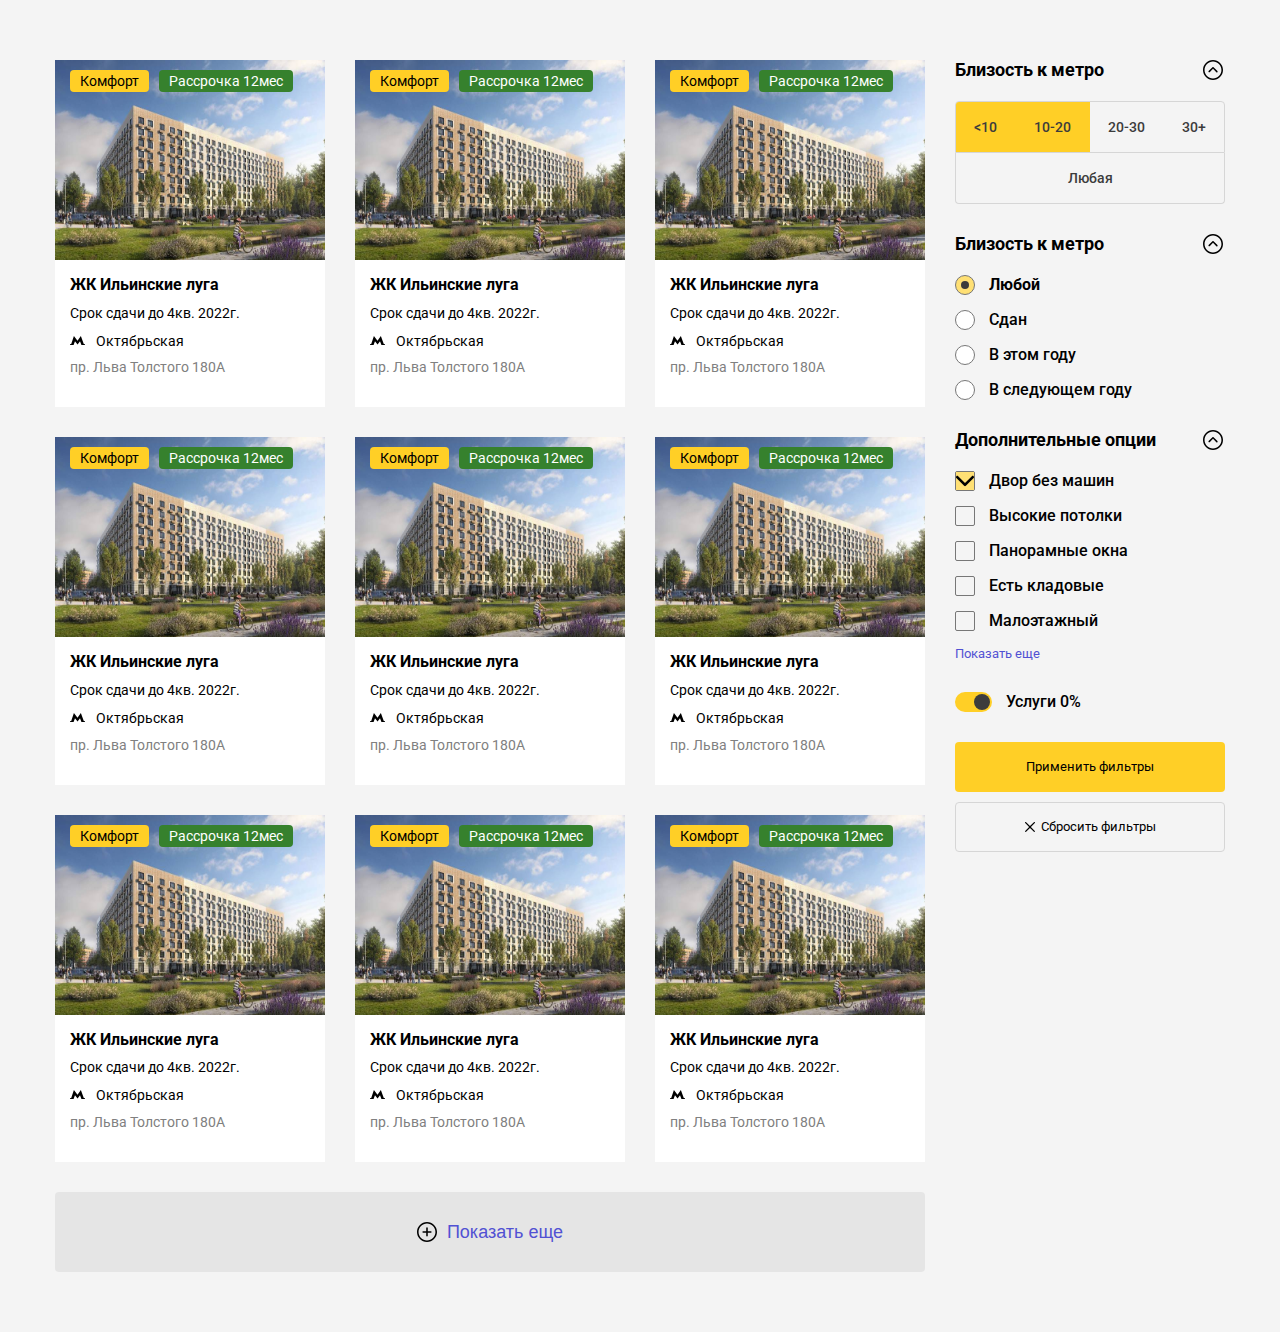
<file: Ilinslite polya/index.html>
<!DOCTYPE html>
<html lang="en">

<head>
    <link rel="preconnect" href="https://fonts.gstatic.com">
    <link href="https://fonts.googleapis.com/css2?family=Roboto:wght@400;500;700&display=swap" rel="stylesheet">
    <link rel="stylesheet" href="./css/style.css">
    <meta charset="UTF-8">
    <meta name="viewport" content="width=device-width, initial-scale=1.0">
    <title>Илийские Поля</title>
</head>

<body>

    <div class="toggle-sidebar">
        <button class="menu-icon-wrapper">

            <div class="menu-icon"></div>

        </button>
    </div>


    <div class="container">
        <div class="row">
            <main class="main card__holder">
                <!-- CardStart -->
                <a class="card-link" href="">
                    <div class="card">
                        <div class="card__badges">
                            <div class="card__badge card__badge--class">Комфорт </div>
                            <div class="card__badge card__badge--credit">Рассрочка 12мес</div>
                        </div>
                        <div class="card__img">
                            <img src="./img/card/1-2_825x510_e9f.jpg" alt="ЖК Ильинские луга">
                        </div>
                        <div class="card__content">
                            <h4 class="card__title">ЖК Ильинские луга</h4>
                            <div class="card__term">Срок сдачи до 4кв. 2022г.</div>
                            <div class="card__metro">Октябрьская</div>
                            <div class="card__address">пр. Льва Толстого 180А</div>
                        </div>
                    </div>
                </a>
                <!-- Card-->
                <a class="card-link" href="">
                    <div class="card">
                        <div class="card__badges">
                            <div class="card__badge card__badge--class">Комфорт </div>
                            <div class="card__badge card__badge--credit">Рассрочка 12мес</div>
                        </div>
                        <div class="card__img">
                            <img src="./img/card/1-2_825x510_e9f.jpg" alt="ЖК Ильинские луга">
                        </div>
                        <div class="card__content">
                            <h4 class="card__title">ЖК Ильинские луга</h4>
                            <div class="card__term">Срок сдачи до 4кв. 2022г.</div>
                            <div class="card__metro">Октябрьская</div>
                            <div class="card__address">пр. Льва Толстого 180А</div>
                        </div>
                    </div>
                </a>
                <!-- Card -->
                <a class="card-link" href="">
                    <div class="card">
                        <div class="card__badges">
                            <div class="card__badge card__badge--class">Комфорт </div>
                            <div class="card__badge card__badge--credit">Рассрочка 12мес</div>
                        </div>
                        <div class="card__img">
                            <img src="./img/card/1-2_825x510_e9f.jpg" alt="ЖК Ильинские луга">
                        </div>
                        <div class="card__content">
                            <h4 class="card__title">ЖК Ильинские луга</h4>
                            <div class="card__term">Срок сдачи до 4кв. 2022г.</div>
                            <div class="card__metro">Октябрьская</div>
                            <div class="card__address">пр. Льва Толстого 180А</div>
                        </div>
                    </div>
                </a>
                <!-- Card -->
                <a class="card-link" href="">
                    <div class="card">
                        <div class="card__badges">
                            <div class="card__badge card__badge--class">Комфорт </div>
                            <div class="card__badge card__badge--credit">Рассрочка 12мес</div>
                        </div>
                        <div class="card__img">
                            <img src="./img/card/1-2_825x510_e9f.jpg" alt="ЖК Ильинские луга">
                        </div>
                        <div class="card__content">
                            <h4 class="card__title">ЖК Ильинские луга</h4>
                            <div class="card__term">Срок сдачи до 4кв. 2022г.</div>
                            <div class="card__metro">Октябрьская</div>
                            <div class="card__address">пр. Льва Толстого 180А</div>
                        </div>
                    </div>
                </a>
                <!-- Card-->
                <a class="card-link" href="">
                    <div class="card">
                        <div class="card__badges">
                            <div class="card__badge card__badge--class">Комфорт </div>
                            <div class="card__badge card__badge--credit">Рассрочка 12мес</div>
                        </div>
                        <div class="card__img">
                            <img src="./img/card/1-2_825x510_e9f.jpg" alt="ЖК Ильинские луга">
                        </div>
                        <div class="card__content">
                            <h4 class="card__title">ЖК Ильинские луга</h4>
                            <div class="card__term">Срок сдачи до 4кв. 2022г.</div>
                            <div class="card__metro">Октябрьская</div>
                            <div class="card__address">пр. Льва Толстого 180А</div>
                        </div>
                    </div>
                </a>
                <!-- Card -->
                <a class="card-link" href="">
                    <div class="card">
                        <div class="card__badges">
                            <div class="card__badge card__badge--class">Комфорт </div>
                            <div class="card__badge card__badge--credit">Рассрочка 12мес</div>
                        </div>
                        <div class="card__img">
                            <img src="./img/card/1-2_825x510_e9f.jpg" alt="ЖК Ильинские луга">
                        </div>
                        <div class="card__content">
                            <h4 class="card__title">ЖК Ильинские луга</h4>
                            <div class="card__term">Срок сдачи до 4кв. 2022г.</div>
                            <div class="card__metro">Октябрьская</div>
                            <div class="card__address">пр. Льва Толстого 180А</div>
                        </div>
                    </div>
                </a>
                <!-- Card -->
                <a class="card-link" href="">
                    <div class="card">
                        <div class="card__badges">
                            <div class="card__badge card__badge--class">Комфорт </div>
                            <div class="card__badge card__badge--credit">Рассрочка 12мес</div>
                        </div>
                        <div class="card__img">
                            <img src="./img/card/1-2_825x510_e9f.jpg" alt="ЖК Ильинские луга">
                        </div>
                        <div class="card__content">
                            <h4 class="card__title">ЖК Ильинские луга</h4>
                            <div class="card__term">Срок сдачи до 4кв. 2022г.</div>
                            <div class="card__metro">Октябрьская</div>
                            <div class="card__address">пр. Льва Толстого 180А</div>
                        </div>
                    </div>
                </a>
                <!-- Card -->
                <a class="card-link" href="">
                    <div class="card">
                        <div class="card__badges">
                            <div class="card__badge card__badge--class">Комфорт </div>
                            <div class="card__badge card__badge--credit">Рассрочка 12мес</div>
                        </div>
                        <div class="card__img">
                            <img src="./img/card/1-2_825x510_e9f.jpg" alt="ЖК Ильинские луга">
                        </div>
                        <div class="card__content">
                            <h4 class="card__title">ЖК Ильинские луга</h4>
                            <div class="card__term">Срок сдачи до 4кв. 2022г.</div>
                            <div class="card__metro">Октябрьская</div>
                            <div class="card__address">пр. Льва Толстого 180А</div>
                        </div>
                    </div>
                </a>
                <!-- Card-->
                <a class="card-link" href="">
                    <div class="card">
                        <div class="card__badges">
                            <div class="card__badge card__badge--class">Комфорт </div>
                            <div class="card__badge card__badge--credit">Рассрочка 12мес</div>
                        </div>
                        <div class="card__img">
                            <img src="./img/card/1-2_825x510_e9f.jpg" alt="ЖК Ильинские луга">
                        </div>
                        <div class="card__content">
                            <h4 class="card__title">ЖК Ильинские луга</h4>
                            <div class="card__term">Срок сдачи до 4кв. 2022г.</div>
                            <div class="card__metro">Октябрьская</div>
                            <div class="card__address">пр. Льва Толстого 180А</div>
                        </div>
                    </div>
                </a>



                <a class="card-link card-link--hidden " href="">
                    <div class="card">
                        <div class="card__badges">
                            <div class="card__badge card__badge--class">Комфорт </div>
                            <div class="card__badge card__badge--credit">Рассрочка 12мес</div>
                        </div>
                        <div class="card__img">
                            <img src="./img/card/1-2_825x510_e9f.jpg" alt="ЖК Ильинские луга">
                        </div>
                        <div class="card__content">
                            <h4 class="card__title">ЖК Ильинские луга</h4>
                            <div class="card__term">Срок сдачи до 4кв. 2022г.</div>
                            <div class="card__metro">Октябрьская</div>
                            <div class="card__address">пр. Льва Толстого 180А</div>
                        </div>
                    </div>
                </a>
                <!-- Card-->

                <a class="card-link card-link--hidden" href="">
                    <div class="card">
                        <div class="card__badges">
                            <div class="card__badge card__badge--class">Комфорт </div>
                            <div class="card__badge card__badge--credit">Рассрочка 12мес</div>
                        </div>
                        <div class="card__img">
                            <img src="./img/card/1-2_825x510_e9f.jpg" alt="ЖК Ильинские луга">
                        </div>
                        <div class="card__content">
                            <h4 class="card__title">ЖК Ильинские луга</h4>
                            <div class="card__term">Срок сдачи до 4кв. 2022г.</div>
                            <div class="card__metro">Октябрьская</div>
                            <div class="card__address">пр. Льва Толстого 180А</div>
                        </div>
                    </div>
                </a>
                <!-- Card -->

                <a class="card-link card-link--hidden" href="">
                    <div class="card">
                        <div class="card__badges">
                            <div class="card__badge card__badge--class">Комфорт </div>
                            <div class="card__badge card__badge--credit">Рассрочка 12мес</div>
                        </div>
                        <div class="card__img">
                            <img src="./img/card/1-2_825x510_e9f.jpg" alt="ЖК Ильинские луга">
                        </div>
                        <div class="card__content">
                            <h4 class="card__title">ЖК Ильинские луга</h4>
                            <div class="card__term">Срок сдачи до 4кв. 2022г.</div>
                            <div class="card__metro">Октябрьская</div>
                            <div class="card__address">пр. Льва Толстого 180А</div>
                        </div>
                    </div>
                </a>




                <button class="btn-more">
                    <img src="./img/icon/plus.svg" alt="show-More-Icon">
                    <span>Показать еще</span>
                </button>

            </main>

            <aside class="sidebar">
                <form>
                    <!-- Widget -->
                    <div class="widget">
                        <div class="widget__title">
                            Близость к метро
                        </div>
                        <div class="widget__body">

                            <!-- location -->
                            <div class="location">
                                <div class="location__row">

                                    <input type="checkbox" data-location-param id="location-01" checked
                                        class="location__checkbox">
                                    <label class="location__btn location__btn--active" for="location-01">&lt10</label>

                                    <input type="checkbox" data-location-param id="location-02" checked
                                        class="location__checkbox">
                                    <label class="location__btn location__btn--active" for="location-02">10-20</label>

                                    <input type="checkbox" data-location-param id="location-03"
                                        class="location__checkbox">
                                    <label class="location__btn " for="location-03">20-30</label>

                                    <input type="checkbox" data-location-param id="location-04"
                                        class="location__checkbox">
                                    <label class="location__btn " for="location-04">30+</label>
                                </div>
                                <div class="location__row">
                                    <input type="checkbox" id="location-05" class="location__checkbox">
                                    <label class="location__btn" for="location-05">Любая</label>
                                </div>
                            </div>
                            <!-- location -->
                        </div>
                    </div>
                    <!-- Widget -->

                    <div class="widget">
                        <div class="widget__title">
                            Близость к метро
                        </div>
                        <div class="widget__body">

                            <label class="radio">
                                <input class="radio__real" type="radio" name="term" checked>
                                <span class="radio__fake"></span>
                                <span class="radio__title">Любой</span>
                            </label>


                            <label class="radio">
                                <input class="radio__real" type="radio" name="term">
                                <span class="radio__fake"></span>
                                <span class="radio__title">Сдан</span>
                            </label>


                            <label class="radio">
                                <input class="radio__real" type="radio" name="term">
                                <span class="radio__fake"></span>
                                <span class="radio__title">В этом году</span>
                            </label>


                            <label class="radio">
                                <input class="radio__real" type="radio" name="term">
                                <span class="radio__fake"></span>
                                <span class="radio__title">В следующем году</span>
                            </label>

                        </div>
                    </div>

                    <!-- Widget -->

                    <div class="widget">
                        <div class="widget__title">
                            Дополнительные опции
                        </div>
                        <div class="widget__body">

                            <label class="checkbox">
                                <input class="checkbox__real" type="checkbox" name="value-01" checked>
                                <span class="checkbox__fake"></span>
                                <span class="checkbox__title">Двор без машин</span>
                            </label>

                            <label class="checkbox">
                                <input class="checkbox__real" type="checkbox" name="value-02">
                                <span class="checkbox__fake"></span>
                                <span class="checkbox__title">Высокие потолки</span>
                            </label>

                            <label class="checkbox">
                                <input class="checkbox__real" type="checkbox" name="value-03">
                                <span class="checkbox__fake"></span>
                                <span class="checkbox__title">Панорамные окна</span>
                            </label>

                            <label class="checkbox">
                                <input class="checkbox__real" type="checkbox" name="value-04">
                                <span class="checkbox__fake"></span>
                                <span class="checkbox__title">Есть кладовые</span>
                            </label>

                            <label class="checkbox">
                                <input class="checkbox__real" type="checkbox" name="value-05">
                                <span class="checkbox__fake"></span>
                                <span class="checkbox__title">Малоэтажный</span>
                            </label>

                            <div class="widget__hidden">

                                <label class="checkbox">
                                    <input class="checkbox__real" type="checkbox" name="value-06">
                                    <span class="checkbox__fake"></span>
                                    <span class="checkbox__title">Доп пункт1</span>
                                </label>

                                <label class="checkbox">
                                    <input class="checkbox__real" type="checkbox" name="value-07">
                                    <span class="checkbox__fake"></span>
                                    <span class="checkbox__title">Доп пункт2</span>
                                </label>

                                <label class="checkbox">
                                    <input class="checkbox__real" type="checkbox" name="value-08">
                                    <span class="checkbox__fake"></span>
                                    <span class="checkbox__title">Доп пункт3</span>
                                </label>

                            </div>

                            <button class="widget__show-hidden">Показать еще</button>

                        </div>
                    </div>

                    <!-- Widget -->

                    <div class="widget">

                        <div class="widget__body">

                            <label class="toggle">
                                <input class="toggle__real" type="checkbox" name="comission" checked>
                                <span class="toggle__fake"></span>
                                <span class="toggle__title">Услуги 0%</span>
                            </label>

                        </div>
                    </div>

                    <!-- Widget -->

                    <div class="widget">

                        <div class="widget__body">
                            <button class="form-btn form-btn--submit">Применить фильтры</button>
                            <button class="form-btn form-btn--reset">
                                <img src="./img/icon/close.svg" alt="Сбросить фильтры">
                                <span>Сбросить фильтры</span>
                            </button>

                        </div>
                    </div>


                </form>
            </aside>
        </div>
    </div>

    <script src="./js/app.js"></script>
</body>

</html>
</file>
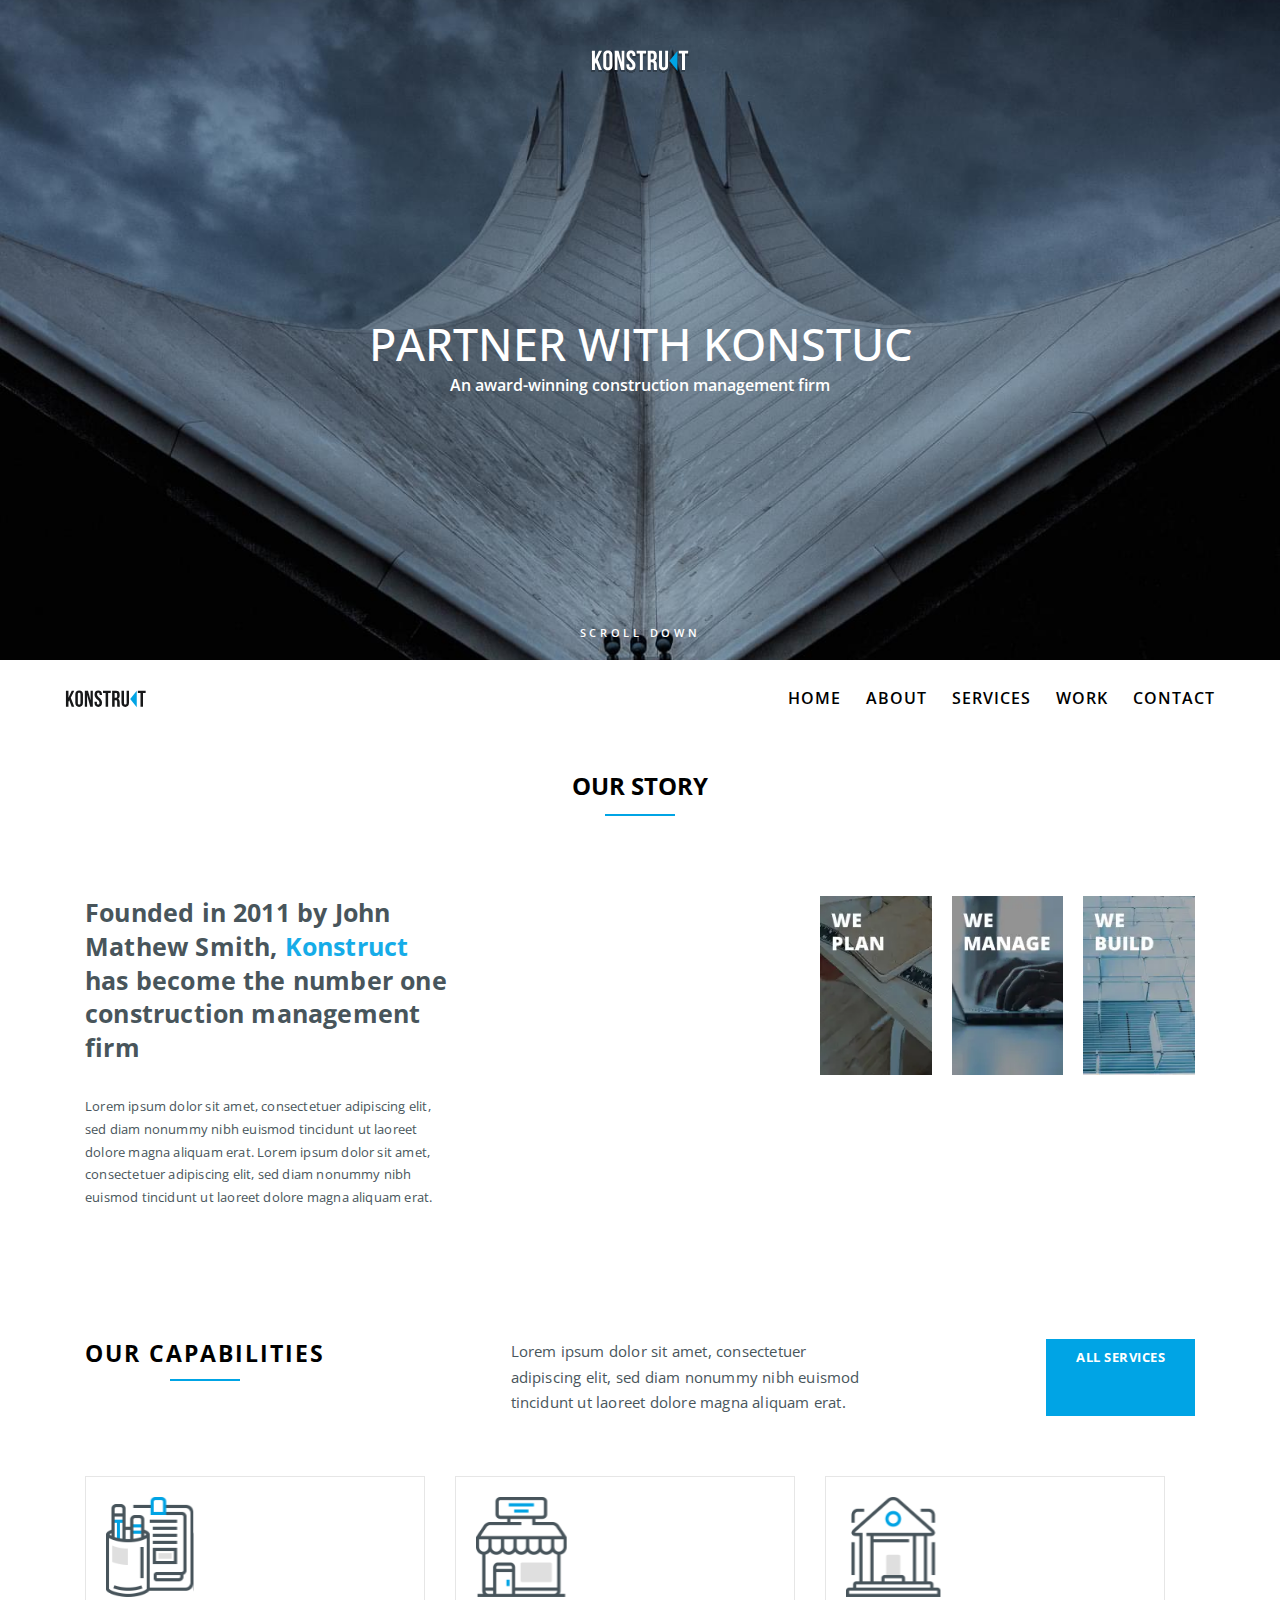
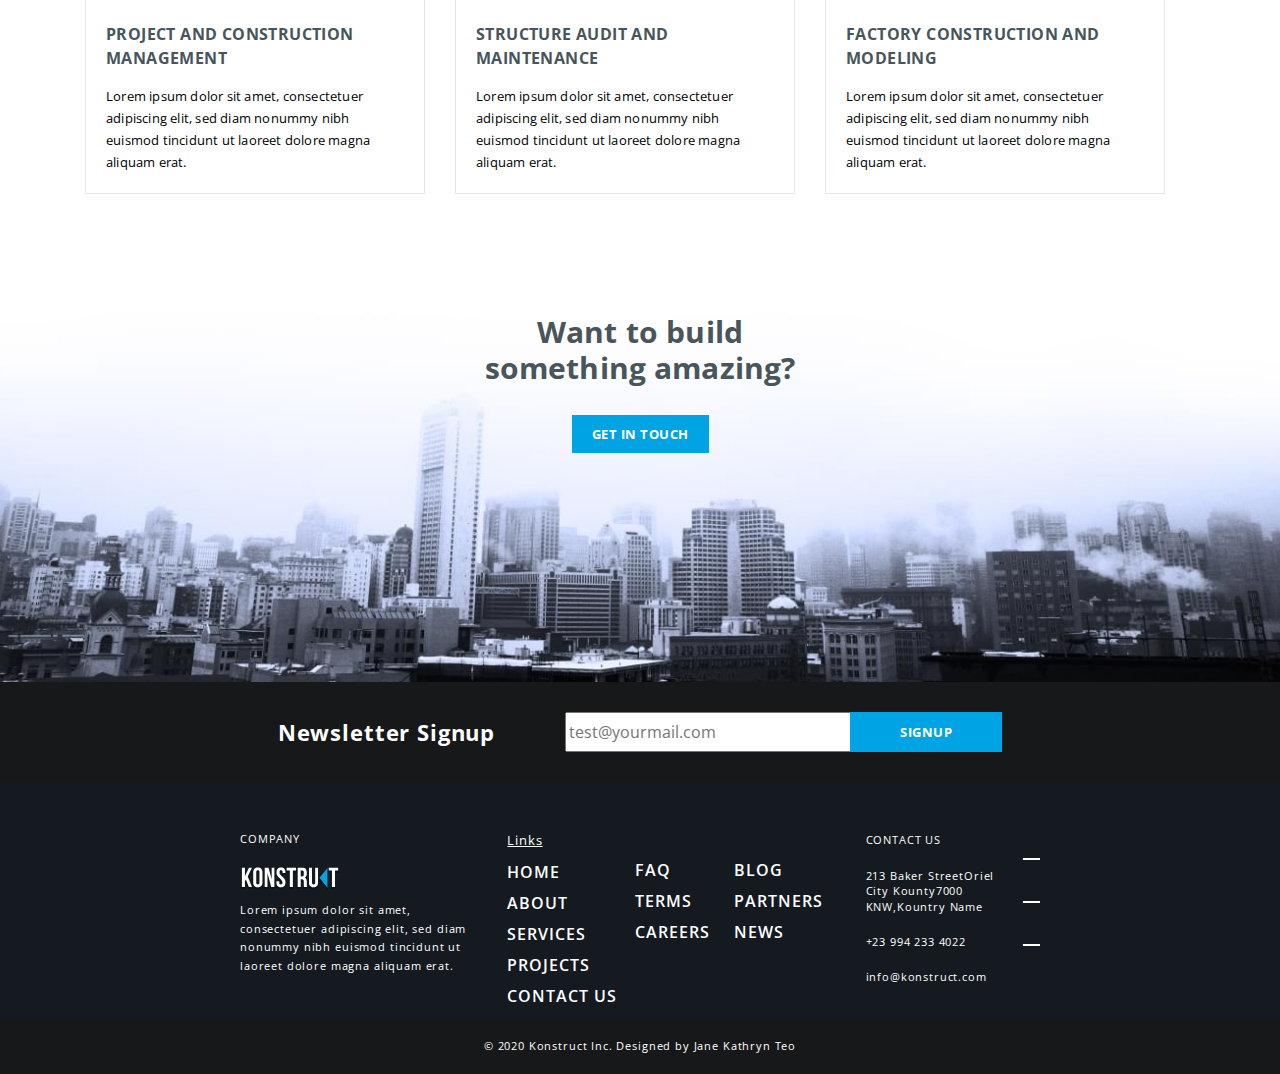
<file: Partner_with_Konstukt/index.html>
<!DOCTYPE html><html lang="en"><head>	<link rel="stylesheet" href="https://use.fontawesome.com/releases/v5.6.1/css/all.css"		integrity="sha384-gfdkjb5BdAXd+lj+gudLWI+BXq4IuLW5IT+brZEZsLFm++aCMlF1V92rMkPaX4PP" crossorigin="anonymous">	<meta charset="UTF-8">	<meta name="viewport" content="width=device-width, initial-scale=1.0">	<link rel="stylesheet" href="css/style.min.css">	<title>PARTNER WITH KONSTUC</title></head><body>	<section class="main-section">		<section class="main-bgimg">    <picture><source srcset="./img/company-logo-white.svg" type="image/webp"><img src="./img/company-logo-white.svg" alt=""></picture>    <div class="bgimg-title">        <h1>PARTNER WITH KONSTUC</h1>        <p>An award-winning construction management firm </p>    </div>    <p class=" bg-down">SCROLL DOWN</p></section>		<div class="container">			<nav class="nav">    <!-- Кнопка -->    <div class="toggle-sidebar">        <button class="menu-icon-wrapper">            <div class="menu-icon"></div>        </button>    </div>    <!-- Кнопка -->    <aside class="sidebar">        <div class="logo">            <picture><source srcset="./img/projeco-logo-black.svg" type="image/webp"><img src="./img/projeco-logo-black.svg" alt=""></picture>        </div>        <div class="link">            <ul class="link-navigation">                <li class="link-nav"><a href="#"> HOME </a></li>                <li class="link-nav"><a href="#"> ABOUT</a></li>                <li class="link-nav"><a href="#"> SERVICES</a></li>                <li class="link-nav"><a href="#"> WORK</a></li>                <li class="link-nav"><a href="#"> CONTACT</a></li>            </ul>        </div>    </aside></nav>			<main class="content">    <!-- block-story -->    <section class="block-story">        <header class="header">            <h2>OUR STORY</h2>            <div class="border">            </div>        </header>        <div class="story-block">            <div class="block-text">                <h3 class="title">Founded in 2011 by John Mathew Smith, <span>Konstruct</span> has become the number one                    construction                    management firm</h3>                <div class="text">Lorem ipsum dolor sit amet, consectetuer adipiscing elit, sed diam nonummy nibh                    euismod tincidunt ut laoreet dolore magna aliquam erat. Lorem ipsum dolor sit amet, consectetuer                    adipiscing elit, sed diam nonummy nibh euismod tincidunt ut laoreet dolore magna aliquam erat.</div>            </div>            <div class="block-pictures">                <p class="items">                    <picture><source srcset="./img/plan.webp" type="image/webp"><img src="./img/plan.jpg" alt="plan"></picture>                </p>                <p class="items">                    <picture><source srcset="./img/manage.webp" type="image/webp"><img src="./img/manage.jpg" alt="manage"></picture>                </p>                <p class="items">                    <picture><source srcset="./img/build.webp" type="image/webp"><img src="./img/build.jpg" alt="build"></picture>                </p>            </div>        </div>    </section>    <!-- block-facilities -->    <section class="block-facilities">        <header class="header">            <div class="title">                <div class="title-text">                    OUR CAPABILITIES                </div>                <div class="border"></div>            </div>            <div class="text">Lorem ipsum dolor sit amet, consectetuer adipiscing elit, sed diam nonummy nibh euismod                tincidunt ut laoreet dolore magna aliquam erat.            </div>            <div class="link">                <a href=""> ALL SERVICES</a>            </div>        </header>        <div class="facilities-cards">            <div class="card">                <picture><source srcset="./img/Bitmap.svg" type="image/webp"><img src="./img/Bitmap.svg" alt=""></picture>                <div class="title">PROJECT AND CONSTRUCTION MANAGEMENT</div>                <div class="text">Lorem ipsum dolor sit amet, consectetuer adipiscing elit, sed diam nonummy nibh                    euismod tincidunt ut laoreet dolore magna aliquam erat.</div>            </div>            <div class="card">                <picture><source srcset="./img/Bitmap2.svg" type="image/webp"><img src="./img/Bitmap2.svg" alt=""></picture>                <div class="title">STRUCTURE AUDIT AND MAINTENANCE</div>                <div class="text">Lorem ipsum dolor sit amet, consectetuer adipiscing elit, sed diam nonummy nibh                    euismod tincidunt ut laoreet dolore magna aliquam erat.</div>            </div>            <div class="card">                <picture><source srcset="./img/Bitmap3.svg" type="image/webp"><img src="./img/Bitmap3.svg" alt=""></picture>                <div class="title">FACTORY CONSTRUCTION AND MODELING </div>                <div class="text">Lorem ipsum dolor sit amet, consectetuer adipiscing elit, sed diam nonummy nibh                    euismod tincidunt ut laoreet dolore magna aliquam erat.</div>            </div>        </div>    </section></main>		</div>		<footer class="footer-block">    <!-- block-link -->    <section class="block-link">        <div class="link-text">            <div class="title">Want to build something amazing?</div>            <div class="link">GET IN TOUCH</div>        </div>    </section>    <!-- FOOTER -->    <div class="footer">        <section class="form-footer">            <p>Newsletter Signup</p>            <form action="#" autocomplete="on">                <input placeholder="test@yourmail.com" type="email">                <a href="#">SIGNUP</a>            </form>        </section>        <!-- Link Block -->        <section class="link-block">            <div class="link-b company">                <div class="title">COMPANY</div>                <a href="#"><picture><source srcset="./img/company-logo-white.svg" type="image/webp"><img class="logo" src="./img/company-logo-white.svg" alt=""></picture></a>                <p class="text">Lorem ipsum dolor sit amet, consectetuer adipiscing elit, sed diam nonummy nibh euismod                    tincidunt ut laoreet dolore magna aliquam erat.</p>            </div>            <div class="link-b links">                <p>Links</p>                <ul class="link">                    <li> <a href="#">HOME</a></li>                    <li> <a href="#">ABOUT</a></li>                    <li> <a href="#">SERVICES</a></li>                    <li> <a href="#">PROJECTS</a></li>                    <li> <a href="#">CONTACT US</a></li>                </ul>            </div>            <div class="link-b faqs">                <ul class="faq">                    <li><a href="#">FAQ</a></li>                    <li><a href="#">TERMS</a></li>                    <li><a href="#">CAREERS</a></li>                </ul>            </div>            <div class="link-b blogs">                <ul class="blog">                    <li><a href="#">BLOG</a></li>                    <li><a href="#">PARTNERS</a></li>                    <li><a href="#">NEWS</a></li>                </ul>            </div>            <div class="link-b contacts">                <p>CONTACT US</p>                <p>213 Baker StreetOriel City Kounty7000 KNW,Kountry Name </p>                <p>+23 994 233 4022</p>                <p>info@konstruct.com</p>            </div>            <div class="link-b social-networks">                <div class="social-link_facebook">                    <a href="https://uk-ua.facebook.com/">                        <i class="fab fa-facebook"></i>                    </a>                </div>                <div class="social-link_twitter">                    <a href="https://twitter.com/?lang=ru">                        <i class="fab fa-twitter"></i>                    </a>                </div>                <div class="social-link_google">                    <a href="https://www.google.com.ua/">                        <i class="fab fa-facebook"></i>                    </a>                </div>            </div>        </section>        <section class="inc">            © 2020 Konstruct Inc. Designed by Jane Kathryn Teo        </section>    </div></footer>	</section>	<script src="js/script.min.js"></script></body></html>
</file>
<file: Ilinslite polya/css/style.css>
*{
    box-sizing: border-box;
}
body{
    margin: 0;
    background-color: #f4f4f4;
    font-family: 'Roboto', sans-serif;
}

img{
    display: block;
}

.container {
    max-width: 1200px;
    margin: 0 auto;
    padding: 60px 15px;
}

@media(max-width:1200px){
    .container{
        width: 830px;
    }
}

@media(max-width:829px){
    .container{
    max-width: 600px;    }
}

.row {
    display: flex;
    justify-content: space-between;

}
.main {
    width: 870px;
}
    .sidebar {
        min-width: 200px;
        width: 270px;

    }


    @media(max-width:829px){
        .sidebar{
        /* display: none; */
            margin-left: 0 !important;
            position: fixed;
            bottom: 0;
            top: 0;
            left: 0;
            background-color: #ffffff;
            padding: 10px;
            box-shadow:0px 0px 20px 2px rgb(0 0 0 / 0.7);
            overflow-y: scroll;
            transform: translateX(-110%);
            transition: transform .3s ease-in;
        }

        .sidebar--mobile-active{
            transform: translateX(-0%);
        }
    }



    .main + .sidebar{
        margin-left: 30px;
    }

.card__holder{
    display: flex;
    justify-content: space-between;
    flex-wrap: wrap;
}

@media(max-width:599px){
    .card__holder{
        flex-direction: column;
        align-items: center;
    }
}


.card__holder >.card-link{
    margin-bottom: 30px;
}

.card-link--hidden{
    display: none !important;
}

/* cards */

a.card-link{
    display: inline-block;
    text-decoration: none;
    transition: all 0.2s ease-in;
}

a.card-link:hover{
    opacity: 0.9;
    transform: translateY(-5px);
}

.card {
    position: relative;
    width: 270px;
    background-color: white;
}

.card__badges {
    position: absolute;
    top: 10px;
    left:15px;
    right: 15px;
    display: flex;


}

.card__badges > * + * {
    margin-left: 10px;
}

.card__badge {
    display: inline-block;
    height: 22px;
    padding: 0 10px; 

    background-color: grey;
    border-radius: 4px;
    

    font-size: 14px;
    line-height: 22px;
    color: #000000;
}

.card__badge--class{
    background-color: #FFCF26;

}
.card__badge--credit{
    background-color: rgb(54, 129, 45);
    color: #ffffff;
}

.card__img img{
    max-width: 270px;
    height: 200px;
}
.card__content {
    padding: 16px 15px 20px;

}
.card__title {
    margin: 0;
    margin-bottom: 11px;

    font-weight: bold;
    font-style: 18px;
    line-height: 1.16;

    color: black;
}
.card__term {
    margin-bottom: 11px;
    font-size: 14px;
    line-height: 1.14;
    color: black;
}
.card__metro {
    margin-bottom: 11px;
    font-size: 14px;
    line-height: 1.14;
    color: black;
}

.card__metro::before{
    content: "";
    margin-right: 11px;
    display: inline-block;
    vertical-align: baseline;
    width: 15px;
    height: 13px;
    

    background-image: url('./../img/icon/metro-logo.svg');
    background-repeat: no-repeat;
    background-size: cover;
    
}

.card__address {
    margin-bottom: 11px;
    font-size: 14px;
    line-height: 1.14;
    color: grey;

}

/* cards */
/* button */

.btn-more{
    display: flex;
    align-items: center;
    justify-content: center;


    width: 100%;
    height: 80px;

    background-color: #E5E5E5;
    border-radius: 4px;
    border: 0;
    
    text-align: center;
    line-height: 21px;
    font-size: 18px;
    line-height: 21px;
    color: rgb(81, 81, 211);

    cursor: pointer;
    transition: background-color 0.2s ease-in;
}

.btn-more:hover {
    background-color: #d8d8d8;
}

.btn-more img{
    margin-right: 10px;
    max-width: 20px;

}

/* SideBar */

.widget + .widget {
    margin-top: 30px;
}
.widget__title {
    position: relative;
    margin-bottom: 20px;

    font-style: normal;
    font-weight: bold;
    font-size: 18px;
    line-height: 1.16;
    color: #000000;

    cursor: pointer;
   
}
.widget__title::after{
    content: '';
    width: 24px;
    height: 20px;
    position: absolute;
    right: 0;
    top: 0;

    background-image: url('./../img/icon/up-arrow.svg');
    background-repeat: no-repeat;
    background-size: contain;
    background-position: center;
}

.widget__title--active::after{
    transform: rotate(180deg);
}


.widget__body {

}

.widget__body--hidden{
    display: none;
}

/* Location btn group */
.location {
    
}
.location__row {
    display: flex;
}

.location__row:first-child {
    overflow: hidden;
    border-radius: 4px 4px 0 0 ;
    border: 1px solid #d6d6d6;
}
.location__row:last-child {
    overflow: hidden;
    border-radius:  0px 0px 4px 4px ;  
    border: 1px solid #d6d6d6;
    border-top: none;
}
.location__btn {
    flex-grow: 1;

    font-family: inherit;
    height: 50px;
    padding: 0 15px; 

    background-color: transparent;
    border: none;    

    text-align: center;
    font-style: normal;
    font-weight: 500;
    font-size: 14px;
    line-height: 50px;
    color: #3c3c3c;

    cursor: pointer;
    transition: background-color 0.2s ease-in;
}

.location__btn:hover{
    background-color: #fdefbc;
}

.location__checkbox{
    width: 1px;
    height: 1px;
    position: absolute;
    opacity: 0;
    appearance: none;
}
.location__checkbox:checked + .location__btn{
    background-color: #ffcf26;
    
}
.location__checkbox:checked + .location__btn:hover{
    background-color: #e9be23;
}

/* Radio */

.radio {
    display: block;
    cursor: pointer;
  
}


.radio+.radio{
    margin-top: 15px;
    
}
.radio__real {
    width: 1px;
    height: 1px;
    position: absolute;
    opacity: 0;
    appearance: none;

}



.radio__real:checked + .radio__fake{
background-color: #ffe074;;

}


.radio__real:checked + .radio__fake::before{
    content:"";
    position: absolute;
    top: 50%;
    left: 50%;  
    width: 8px;
    height: 8px;
    border-radius: 50%;
    background-color: #3c3c3c;
    transform: translate(-50%, -50%);
}

.radio__real:checked ~.radio__title{
    font-weight: 700;
}

.radio__fake {
    position: relative;
    display: inline-block;
    margin-right: 10px;
    vertical-align: bottom;
    width: 20px;
    height: 20px;

    background-color: #ffffff;
    border: 1px solid #777777;
    border-radius: 50%;

}

.radio__title {
    font-weight: 500;
    font-size: 16px;
    line-height: 1.18 ;
    color: #000000;
}

/* Checkbox */
.checkbox {
    display: block;
    cursor: pointer;
}

.checkbox+.checkbox{
    margin-top: 15px;
}
.checkbox__real {
    width: 1px;
    height: 1px;
    position: absolute;
    opacity: 0;
    appearance: none;
}



.checkbox__real:checked + .checkbox__fake::before{
    content: "";
    position: absolute;
    width: 18px;
    height: 18px;
    top: 50%;
    left: 50%;
    transform: translate(-50%, -50% );

    background-image: url("./../img/icon/check.svg");
    background-size: cover;
    background-position: center;
    background-color: #ffe074;

}

.checkbox__fake {
    position: relative;
    display: inline-block;
    margin-right: 10px;
    vertical-align: bottom;

    width: 20px;
    height: 20px;

    background-color: transparent;
    border: 1px solid #777777;
    border-radius: 2px;


}

.checkbox__real:checked + .checkbox__fake{
    background-color: #ffe074;
}
.checkbox__title {
    font-weight: 500;
    font-size: 16px;
    line-height: 1.18 ;
    color: #000000;
}

/* btn show-more */

/* hiden elements widget */
.widget__hidden{
    display: none;

}

.widget__show-hidden{
    display: inline-block;
    margin-top: 15px;
    padding: 0;
    background: transparent;
    border: none;
    font-family: inherit;
    font-size: normal;
    font-weight: normal;
    font-style: 16px;
    line-height: 1.19;
    color: rgb(81, 81, 211);
    cursor: pointer;
    transition: color 0.2s ease-in;
}

.widget__show-hidden:hover{
    color: rgb(0, 0, 243);
    text-decoration: underline;

}

/* Toggle */

.toggle {
    cursor: pointer;


}


.toggle__real {
    width: 1px;
    height: 1px;
    position: absolute;
    opacity: 0;
    appearance: none;

}
.toggle__fake {
    display: inline-block;
    position: relative;
    margin-right: 10px;
    width: 37px;
    height: 20px;
    border-radius: 10px; 
    background: #c4c4c4;
    vertical-align: bottom;
    
}

.toggle__real:checked+.toggle__fake{
    background: #FFCF26;

}
.toggle__real:checked+.toggle__fake::before{
    left: 19px;

}
.toggle__title {
    font-weight: 500;
    font-size: 16px;
    line-height: 1.18 ;
    color: #000000;
}
.toggle__fake::before{
    content:"";
    position: absolute;
    width: 16px;
    height: 16px;
    top: 2px;
    left: 2px;
    background: #3c3c3c;
    border-radius: 50%;
    transition: all 0.2s ease-in;

}


.toggle__real ~ .toggle__title{

    font-weight: 500;

}


/* Form buttons */

.form-btn {
    display: flex;
    align-items: center;
    justify-content: center;


    width: 100%;
    height: 50px;

    border: 1px solid #D6D6D6;
    border-radius: 4px;

    background-color: transparent;

    font-family: inherit;
    text-align: center ;
    font-style: normal;
    font-weight: normal;
    font-style: 16px;
    
    cursor: pointer;
    transition: background-color .2s ease-in;

    line-height: 1px;
}

.form-btn img{
    width:10px;
    margin-right: 6px;
}

.form-btn:hover{
    background-color: rgb(221, 221, 221);
}

.form-btn + .form-btn{
    margin-top: 10px;
}

.form-btn--submit {
    background: #FFCF26;
    border:none;
    color: #000;

}
.form-btn--submit:hover {
    background: #ffe173;
}

/* BUTTON toggle-side-bar  menu-icon-wrapper*/


.toggle-sidebar{    
    display: none;
    position: fixed;
    z-index: 9;
    right: 15px;
    top: 8px;
    width: 45px;
    height: 45px;
    background-color: rgb(54, 129, 45); 
    border-radius: 5px; 
    justify-content: center;
    align-items: center;
   
}

@media(max-width: 829px){
    .toggle-sidebar{
        display: flex;
    }
}


.menu-icon-wrapper{
    width: 30px;
    height: 30px;
    display: flex;
    justify-content: center;
    align-items: center;
    padding: 0;
    background-color: transparent;
    border: none;
    outline:none;

}

.menu-icon{
    position: relative ;
    width: 30px;
    height: 5px;
    background-color: #fff;

}

.menu-icon::before{
    position: absolute;
    left: 0;
    top: -10px;
    content: "";
    width: 30px;
    height: 5px;
    background-color: #fff;
    transition: transform .2s ease-in, top .2s linear .2s;
}

.menu-icon::after{
    position: absolute;
    left: 0;
    top: 10px;
    content: '';
    width: 30px;
    height: 5px;
    background-color: #fff;
    transition: transform .2s ease-in, top .2s linear .2s;
}
.menu-icon.menu-icon-active{
    background-color: transparent;
    
}


.menu-icon.menu-icon-active::before{
    background-color: #FFCF26;
    transform: rotate(45deg);
    top: 0;
    transition: top .2s linear, transform .2s ease-in .2s;
}

.menu-icon.menu-icon-active::after{
    background-color: #FFCF26;
    transform: rotate(-45deg);
    top:0;
    transition: top .2s linear, transform .2s easy-in .2s;
}
</file>
<file: Partner_with_Konstukt/css/style.min.css>
@charset "UTF-8";@import url('https://fonts.googleapis.com/css2?family=Open+Sans:wght@300; 400;600;700;800&display=swap');@import url(https://fonts.googleapis.com/css2?family=Open+Sans:wght@300;400;600;700;800&display=swap);.main-section{margin:0 auto}.container{max-width:1150px;margin:auto}*,::after,::before{-webkit-box-sizing:border-box;box-sizing:border-box}ol[class],ul[class]{padding:0}blockquote,body,dd,dl,figcaption,figure,h1,h2,h3,h4,li,ol[class],p,ul[class]{margin:0}body{min-height:100vh;scroll-behavior:smooth;text-rendering:optimizeSpeed;line-height:1.5}ol[class],ul[class]{list-style:none}ul{padding:0}li{list-style:none}a:not([class]){-webkit-text-decoration-skip:ink;text-decoration-skip-ink:auto}img{max-width:100%;display:block}article>*+*{margin-top:1em}button,input,select,textarea{font:inherit}*{-webkit-box-sizing:border-box;box-sizing:border-box}.main-bgimg{height:660px;background-image:url(../img/bg_header.jpg);background-repeat:no-repeat;background-position:center;background-size:cover;font-family:sans-serif;text-align:center}.main-bgimg img{max-width:100px;margin:0 auto;color:#fff;padding-top:50px}.main-bgimg .bgimg-title{font-family:Open Sans;margin-top:240px;color:#fff}.main-bgimg .bgimg-title h1{font-weight:500;font-size:45px;line-height:60px}.main-bgimg .bgimg-title p{font-weight:600;font-size:16px;line-height:22px}.main-bgimg .bg-down{margin-top:230px;font-family:Open Sans;font-style:normal;font-weight:600;font-size:11px;line-height:1.3;letter-spacing:3.7px;color:#fff}.nav{margin:30px 0;-webkit-box-sizing:border-box;box-sizing:border-box}ul{display:-webkit-box;display:-ms-flexbox;display:flex;-webkit-box-pack:end;-ms-flex-pack:end;justify-content:end}ul li{font-family:Open Sans;font-style:normal;font-weight:600;font-size:16px;line-height:16px;letter-spacing:1px;margin-right:25px}ul li:last-child{margin-right:0}ul li a{color:#000;text-decoration:none}ul li a:hover{color:#00a4e5}.toggle-sidebar{background-color:#0ff;display:none;position:fixed;z-index:9;right:15px;top:8px;width:45px;height:45px;background-color:#0f80ad;border-radius:5px;-webkit-box-pack:center;-ms-flex-pack:center;justify-content:center;-webkit-box-align:center;-ms-flex-align:center;align-items:center}.toggle-sidebar .menu-icon-wrapper{width:30px;height:30px;display:-webkit-box;display:-ms-flexbox;display:flex;-webkit-box-pack:center;-ms-flex-pack:center;justify-content:center;-webkit-box-align:center;-ms-flex-align:center;align-items:center;padding:0;background-color:transparent;border:none;outline:0}.toggle-sidebar .menu-icon{position:relative;width:30px;height:5px;background-color:#fff}.toggle-sidebar .menu-icon::before{position:absolute;left:0;top:-10px;content:"";width:30px;height:5px;background-color:#fff;-webkit-transition:top .2s linear .2s,-webkit-transform .2s ease-in;transition:top .2s linear .2s,-webkit-transform .2s ease-in;-o-transition:transform .2s ease-in,top .2s linear .2s;transition:transform .2s ease-in,top .2s linear .2s;transition:transform .2s ease-in,top .2s linear .2s,-webkit-transform .2s ease-in}.toggle-sidebar .menu-icon::after{position:absolute;left:0;top:10px;content:'';width:30px;height:5px;background-color:#fff;-webkit-transition:top .2s linear .2s,-webkit-transform .2s ease-in;transition:top .2s linear .2s,-webkit-transform .2s ease-in;-o-transition:transform .2s ease-in,top .2s linear .2s;transition:transform .2s ease-in,top .2s linear .2s;transition:transform .2s ease-in,top .2s linear .2s,-webkit-transform .2s ease-in}.sidebar{max-height:100vh;display:-webkit-box;display:-ms-flexbox;display:flex;-webkit-box-pack:justify;-ms-flex-pack:justify;justify-content:space-between}.menu-icon.menu-icon-active{background-color:transparent}.menu-icon.menu-icon-active::before{background-color:#19beff;-webkit-transform:rotate(45deg);-ms-transform:rotate(45deg);transform:rotate(45deg);top:0;-webkit-transition:top .2s linear,-webkit-transform .2s ease-in .2s;transition:top .2s linear,-webkit-transform .2s ease-in .2s;-o-transition:top .2s linear,transform .2s ease-in .2s;transition:top .2s linear,transform .2s ease-in .2s;transition:top .2s linear,transform .2s ease-in .2s,-webkit-transform .2s ease-in .2s}.menu-icon.menu-icon-active::after{background-color:#17bdff;-webkit-transform:rotate(-45deg);-ms-transform:rotate(-45deg);transform:rotate(-45deg);top:0;-webkit-transition:top .2s linear,-webkit-transform .2s easy-in .2s;transition:top .2s linear,-webkit-transform .2s easy-in .2s;-o-transition:top .2s linear,transform .2s easy-in .2s;transition:top .2s linear,transform .2s easy-in .2s;transition:top .2s linear,transform .2s easy-in .2s,-webkit-transform .2s easy-in .2s}.content{margin:0 20px}.block-story{margin-top:60px;font-family:Open Sans;font-style:normal;font-weight:700}.block-story .header{text-align:center;margin-bottom:80px}.block-story .header h2{margin-bottom:10px}.block-story .header .border{margin:0 auto;border-top:2px solid #00a4e5;color:#00f;max-width:70px}.block-story .story-block{display:-webkit-box;display:-ms-flexbox;display:flex;-webkit-box-pack:justify;-ms-flex-pack:justify;justify-content:space-between}.block-story .story-block .block-text{max-width:370px;margin-bottom:30px;font-family:Open Sans;font-style:normal;letter-spacing:.1875px;color:#48555b}.block-story .story-block .block-text .title{padding-bottom:30px;font-weight:700;font-size:25px;line-height:1.35}.block-story .story-block .block-text .title span{color:#16ace8}.block-story .story-block .block-text .text{font-weight:400;font-size:13px;line-height:1.76}.block-story .block-pictures{max-width:375px;display:-webkit-box;display:-ms-flexbox;display:flex;-webkit-box-pack:justify;-ms-flex-pack:justify;justify-content:space-between}.block-story .block-pictures p:last-child{margin-right:0}.block-story .block-pictures .items{display:-webkit-box;display:-ms-flexbox;display:flex;-webkit-box-pack:end;-ms-flex-pack:end;justify-content:end;margin-right:20px;margin-right:20px}.block-facilities{margin-top:100px;font-family:Open Sans;font-style:normal}.block-facilities .header{display:-webkit-box;display:-ms-flexbox;display:flex;-webkit-box-pack:justify;-ms-flex-pack:justify;justify-content:space-between;margin-bottom:60px}.block-facilities .header .title .title-text{font-weight:700;font-size:23px;line-height:1.3;letter-spacing:2px;margin-bottom:10px}.block-facilities .header .title .border{max-width:70px;margin:0 auto;border-top:2px solid #00a4e5}.block-facilities .header .text{max-width:350px;font-weight:400;font-size:15px;line-height:1.7;letter-spacing:.2px;color:#48555b}.block-facilities .header .link{display:table;cursor:pointer;padding:10px 30px;background-color:#00a4e5;font-weight:700;font-size:13px;line-height:1.3;letter-spacing:.5px}.block-facilities .header .link a{text-decoration:none;color:#fff}.block-facilities .facilities-cards{display:-webkit-box;display:-ms-flexbox;display:flex;-webkit-box-pack:justify;-ms-flex-pack:justify;justify-content:space-between}.block-facilities .card{margin-right:30px;padding:20px;border:1px solid #e6e6e6}.block-facilities .card img{margin-bottom:25px;max-width:100px;min-height:100px}.block-facilities .card .title{margin-bottom:15px;font-weight:700;font-size:16px;line-height:1.5;letter-spacing:.4px;color:#48555b}.block-facilities .card .text{font-size:13px;line-height:1.7;letter-spacing:.2px}footer .block-link{margin:0 auto;margin-bottom:-2px;min-height:490px;text-align:center;font-family:Open Sans;font-style:normal;background-image:url(../img/bg.jpg);background-repeat:no-repeat;background-size:cover;background-position:bottom}footer .block-link .link-text{max-width:350px;margin:0 auto;padding-top:120px}footer .block-link .link-text .title{margin-bottom:35px;font-weight:700;font-size:30px;line-height:1.2;letter-spacing:.15px;color:#48555b}footer .block-link .link-text .link{display:inline;padding:10px 20px;color:#fff;background-color:#00a4e5;font-weight:700;font-size:13px;line-height:1.3;letter-spacing:.5px;cursor:pointer}.footer{font-family:Open Sans;font-style:normal;background-color:#141a20}.footer .form-footer{margin:0 auto;margin-bottom:50px;padding:30px 0;display:-webkit-box;display:-ms-flexbox;display:flex;-webkit-box-pack:center;-ms-flex-pack:center;justify-content:center;-webkit-box-align:center;-ms-flex-align:center;align-items:center;background-color:#171819;color:#fff}.footer .form-footer p{margin-right:70px;font-weight:700;font-size:22px;line-height:1.3;letter-spacing:.846154px}.footer .form-footer form{display:-webkit-box;display:-ms-flexbox;display:flex;-webkit-box-pack:center;-ms-flex-pack:center;justify-content:center;-webkit-box-align:center;-ms-flex-align:center;align-items:center}.footer .form-footer form input{width:290px;height:40px}.footer .form-footer form a{padding:11.8px 50px;margin-left:-5px;text-decoration:none;background-color:#00a4e5;font-weight:700;font-size:13px;line-height:1.3;letter-spacing:.5px;color:#fff}.footer .link-block{max-width:800px;display:-webkit-box;display:-ms-flexbox;display:flex;-webkit-box-pack:justify;-ms-flex-pack:justify;justify-content:space-between;margin:0 auto;font-family:Open Sans;font-style:normal;font-weight:400;color:#fff}.footer .link-block div{display:block}.footer .link-block li{margin-bottom:15px}.footer .link-block a{color:#fff}.footer .link-block a:hover{color:#00a4e5}.footer .link-block .company{max-width:250px}.footer .link-block .company .title{margin-bottom:20px;font-size:11px;line-height:1.3;letter-spacing:.846154px}.footer .link-block .company img{max-width:100px}.footer .link-block .company .logo{margin-bottom:10px}.footer .link-block .company .text{font-size:11px;line-height:1.7;letter-spacing:.85px}.footer .link-block .links{font-size:13px;line-height:1.3;letter-spacing:.846154px}.footer .link-block .links p{text-decoration:underline;margin-bottom:15px}.footer .link-block .links .link{display:block}.footer .link-block .faqs{margin-top:30px}.footer .link-block .faqs .faq{display:block}.footer .link-block .blogs{margin-top:30px}.footer .link-block .blogs .blog{display:block}.footer .link-block .contacts{max-width:140px;font-family:Open Sans;font-style:normal;font-weight:400;font-size:11px;line-height:1.4;letter-spacing:.846154px}.footer .link-block .contacts p{margin-bottom:20px}.footer .link-block .contacts p:last-child{margin-bottom:0}.footer .link-block .contacts .contact{display:block}.footer .social-networks{text-align:center}.footer .social-networks div{margin-bottom:10px}.footer .social-networks div:last-child{margin-bottom:0}.footer .social-networks .social-link_facebook a{color:none}.footer .social-networks .social-link_facebook i{font-size:22px;width:22px;height:22px}.footer .social-networks .social-link_facebook i:hover{color:#3b5998}.footer .social-networks .social-link_facebook i::before{font-family:'Font Awesome 5 Free','Font Awesome 5 Brands';display:block;content:'\f09a'}.footer .social-networks .social-link_twitter a{color:none}.footer .social-networks .social-link_twitter i{font-size:22px;width:22px;height:22px}.footer .social-networks .social-link_twitter i:hover{color:#00acee}.footer .social-networks .social-link_twitter i::before{font-family:'Font Awesome 5 Free','Font Awesome 5 Brands';display:block;content:'\f099'}.footer .social-networks .social-link_google a{color:none}.footer .social-networks .social-link_google i{font-size:22px;width:22px;height:22px}.footer .social-networks .social-link_google i:hover{color:#ff7231}.footer .social-networks .social-link_google i::before{font-family:'Font Awesome 5 Free','Font Awesome 5 Brands';display:block;content:'\f1a0'}.footer .inc{padding:20px 0;font-family:Open Sans;font-style:normal;font-weight:400;font-size:11px;text-align:center;line-height:1.3;letter-spacing:.846154px;background-color:#171819;color:#fff}@media (max-width:700px){.main-bgimg{margin:0 auto;background-image:url(../img/bg_header.jpg);background-repeat:no-repeat;background-position:center}.main-bgimg .bgimg-title h1{font-size:33px}.main-bgimg .bgimg-title p{font-size:14px}.block-story .block-pictures{max-width:70%;-webkit-box-pack:center;-ms-flex-pack:center;justify-content:center;-ms-flex-wrap:wrap;flex-wrap:wrap}.block-story .block-pictures .items{margin-right:0;max-width:50%;max-height:50%}}@media (max-width:660px){.block-story .header{margin-bottom:25px}.block-story .header h2{font-size:19px}.block-story .story-block .block-text .title{font-size:20px}.block-story .block-pictures{max-width:70%;-webkit-box-pack:center;-ms-flex-pack:center;justify-content:center;-ms-flex-wrap:wrap;flex-wrap:wrap}.block-story .block-pictures .items{margin-right:0;max-width:50%;max-height:50%}.block-facilities .header{margin:0 auto;margin-bottom:30px;display:-webkit-box;display:-ms-flexbox;display:flex;-webkit-box-pack:center;-ms-flex-pack:center;justify-content:center;-ms-flex-wrap:wrap;flex-wrap:wrap;max-width:400px}.block-facilities .header .title{margin-bottom:15px}.block-facilities .header .title .title-text{font-size:19px}.block-facilities .header .text{margin-bottom:15px;text-align:center}.facilities-cards .card img{margin:0 auto;margin-bottom:10px;max-width:70px;min-height:70px}.facilities-cards .card .title{text-align:center;font-size:13px;margin-bottom:5px}.facilities-cards .card .text{text-align:center;font-size:12px}.block-facilities{margin-top:20px}.block-facilities .card{margin-right:3px}.block-facilities .card:last-child{margin-right:0}.footer .link-block{-ms-flex-wrap:wrap;flex-wrap:wrap}.footer .link-block .company{max-width:225px}.footer .link-block .company .text{max-width:200px}.footer .link-block .faqs{margin-top:0}.footer .link-block .blogs{margin-top:0}.form-footer{display:-webkit-box;display:-ms-flexbox;display:flex;-ms-flex-wrap:wrap;flex-wrap:wrap}.form-footer p{margin-bottom:20px;font-size:17px;margin-right:20px}.form-footer form input{max-width:200px;height:35px}.form-footer form a{padding:9.1px 20px;margin-left:-2px;text-decoration:none;background-color:#00a4e5;font-weight:700;font-size:13px;line-height:1.3;letter-spacing:.5px;color:#fff}}@media (max-width:555px){.block-story{margin-bottom:80px;-webkit-box-pack:center;-ms-flex-pack:center;justify-content:center;-webkit-box-align:center;-ms-flex-align:center;align-items:center}.block-story .story-block{min-height:475px;-ms-flex-wrap:wrap;flex-wrap:wrap}.block-story .story-block .block-text{margin-bottom:0}.block-story .block-pictures .items{padding-right:5px;max-width:80px}}@media (max-width:500px){.main-bgimg{background-position:center}.main-bgimg .bgimg-title h1{font-size:27px}.main-bgimg .bgimg-title p{font-size:13px}.block-facilities .facilities-cards{-ms-flex-wrap:wrap;flex-wrap:wrap;margin-right:0;-webkit-box-pack:center;-ms-flex-pack:center;justify-content:center}.block-facilities .facilities-cards .card{margin:5px auto}}@media (max-width:444px){.sidebar{margin-left:0!important;position:fixed;bottom:0;top:0;left:0;background-color:#fff;padding:10px;-webkit-box-shadow:0 0 20px 2px;box-shadow:0 0 20px 2px;overflow-y:scroll;-webkit-transform:translateX(-110%);-ms-transform:translateX(-110%);transform:translateX(-110%);-webkit-transition:-webkit-transform .3s ease-in;transition:-webkit-transform .3s ease-in;-o-transition:transform .3s ease-in;transition:transform .3s ease-in;transition:transform .3s ease-in,-webkit-transform .3s ease-in}.sidebar--mobile-active{-webkit-transform:translateX(0);-ms-transform:translateX(0);transform:translateX(0)}.toggle-sidebar{display:-webkit-box;display:-ms-flexbox;display:flex}nav .sidebar.sidebar--mobile-active{display:-webkit-box;display:-ms-flexbox;display:flex;-ms-flex-wrap:wrap;flex-wrap:wrap}nav .sidebar.sidebar--mobile-active .link-navigation{-ms-flex-wrap:wrap;flex-wrap:wrap}nav .sidebar.sidebar--mobile-active .link-navigation li{margin:0 auto;min-width:100%;text-align:center;font-size:38px;line-height:190px}nav .sidebar.sidebar--mobile-active .logo{margin:0 auto;max-height:25px}}@media (max-width:415px){.main-bgimg{margin:0 auto;background-position:center}.main-bgimg .bgimg-title h1{font-size:29px;margin-bottom:20px}.main-bgimg .bgimg-title p{font-size:15px}.main-bgimg .bg-down{margin-top:290px;font-size:13px}.block-story{margin-bottom:20px}.form-footer{padding:30px 20px;margin-bottom:20px}.link-block{-ms-flex-wrap:wrap;flex-wrap:wrap}.link-block li{margin:0}.link-b{min-width:100%;text-align:center}.footer .link-block li{text-align:center}.footer .link-block .link-b{margin-bottom:15px}.footer .link-block .company{margin-bottom:30px}.footer .link-block .company .logo{max-width:120px;margin:0 auto}.footer .link-block .company .text{max-width:300px}.footer .link-block .social-networks div{margin-right:10px;display:inline-block}}@media (max-width:375px){.main-section li{text-align:left}.main-section .container{max-width:374px;margin:0 auto}.main-section .container .nav{margin:15px 0 0 0}.main-bgimg{margin:0 auto}.main-bgimg .bgimg-title h1{margin-bottom:10px}.main-bgimg .bgimg-title p{margin:0 auto;max-width:300px;font-size:15px}.main-bgimg .bgimg-title h1{font-size:25px}.main-bgimg .bg-down{margin-top:195px}.footer-block .block-link{margin:0 auto}.footer-block .block-link .link-text .title{font-size:24px}.footer .form-footer{display:-webkit-box;display:-ms-flexbox;display:flex;-ms-flex-wrap:wrap;flex-wrap:wrap;padding:25px 10px}.footer .form-footer p{font-size:13px}.footer .form-footer form{display:-webkit-box;display:-ms-flexbox;display:flex;-ms-flex-wrap:wrap;flex-wrap:wrap}}@media (max-width:320px){.main-section{max-width:374px}.main-section .container{max-width:320px;margin:0 auto}.main-bgimg{margin:0 auto}.main-bgimg img{padding-top:10px}.main-bgimg .bg-down{margin-top:210px}.content{margin:0;max-width:320px}.footer .form-footer{display:-webkit-box;display:-ms-flexbox;display:flex;-ms-flex-wrap:wrap;flex-wrap:wrap;padding:20px 0}.footer .form-footer form a{border-radius:7px;margin-top:10px}.footer .form-footer form input{max-width:225px}.footer .form-footer p{margin-right:0;margin-bottom:10px;font-size:15px}}@media (max-width:245px){nav .sidebar.sidebar--mobile-active{width:170px}nav .sidebar.sidebar--mobile-active .link-navigation .link-nav{text-align:left;font-size:28px;line-height:140px}nav .sidebar.sidebar--mobile-active .logo{margin:0 auto;max-height:25px}.footer .form-footer form a{padding:11.8px 30px}.footer .form-footer form input{max-width:150px}}
</file>
